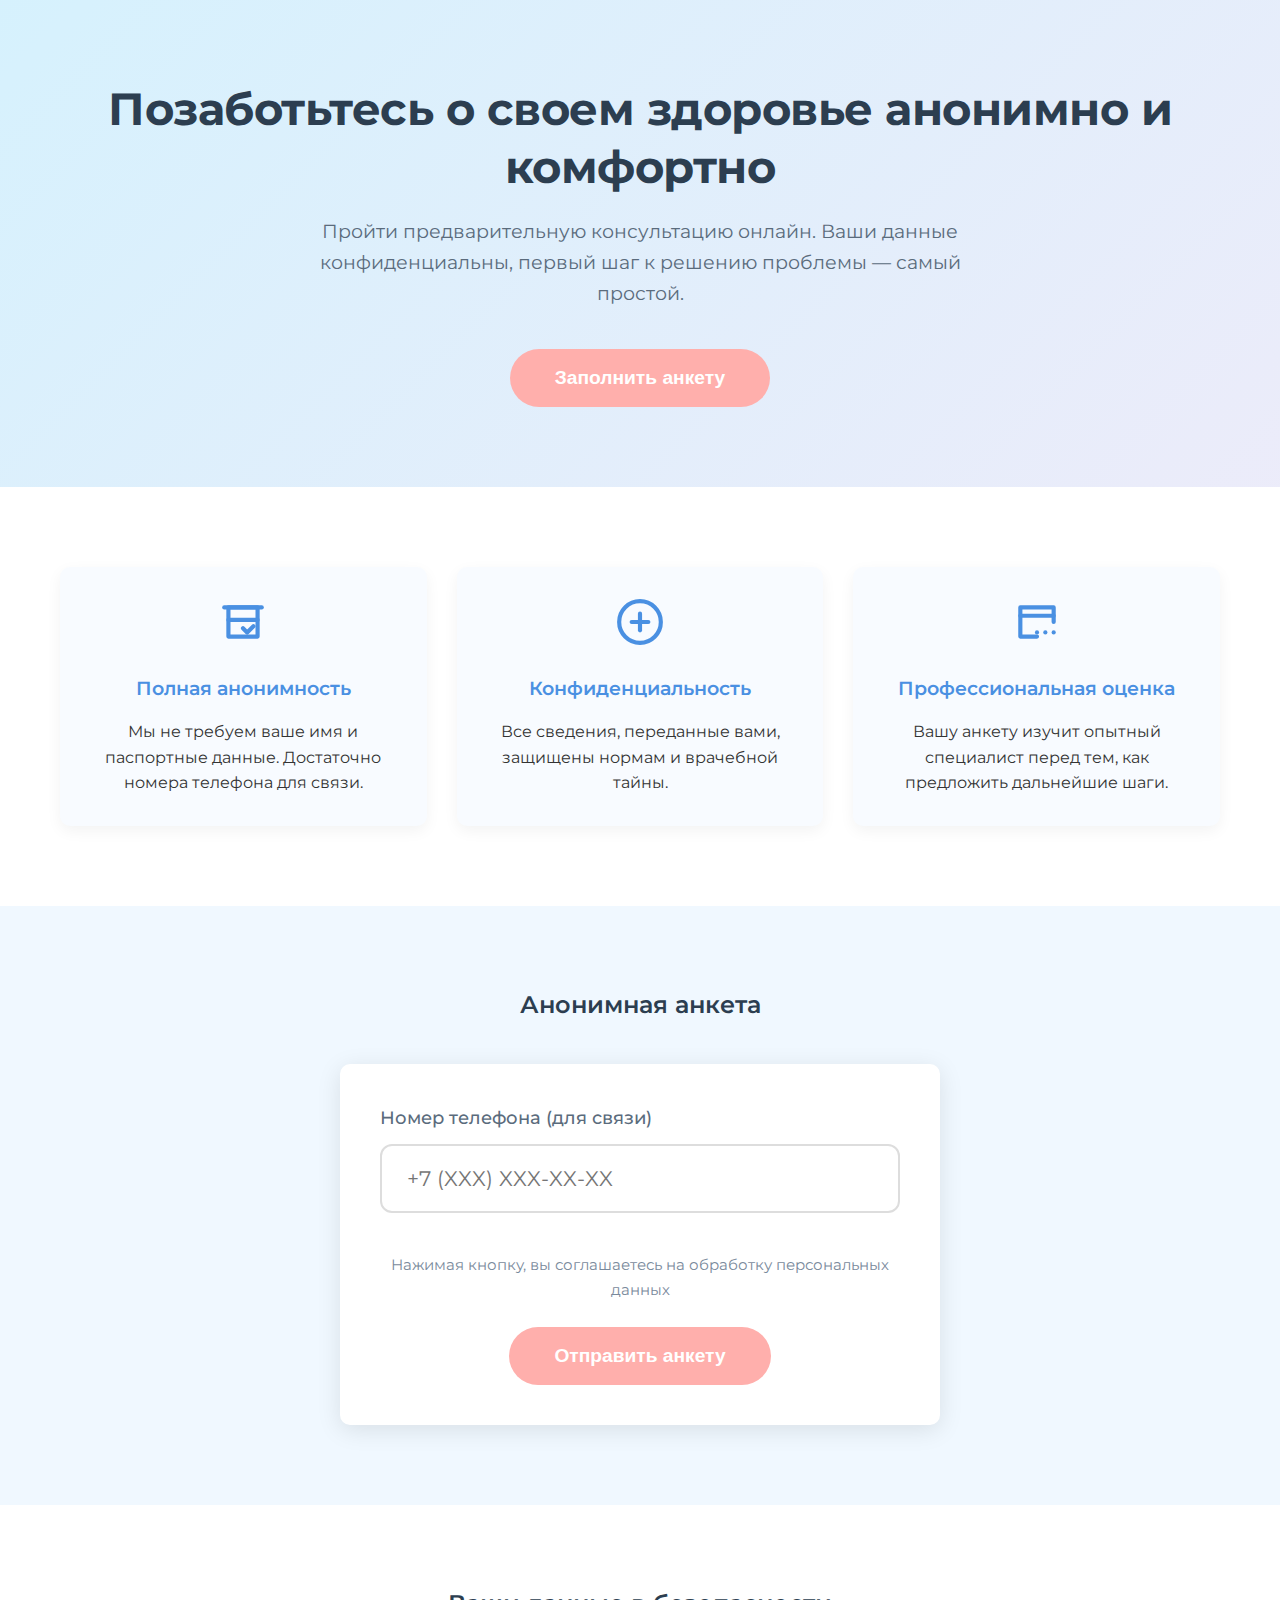
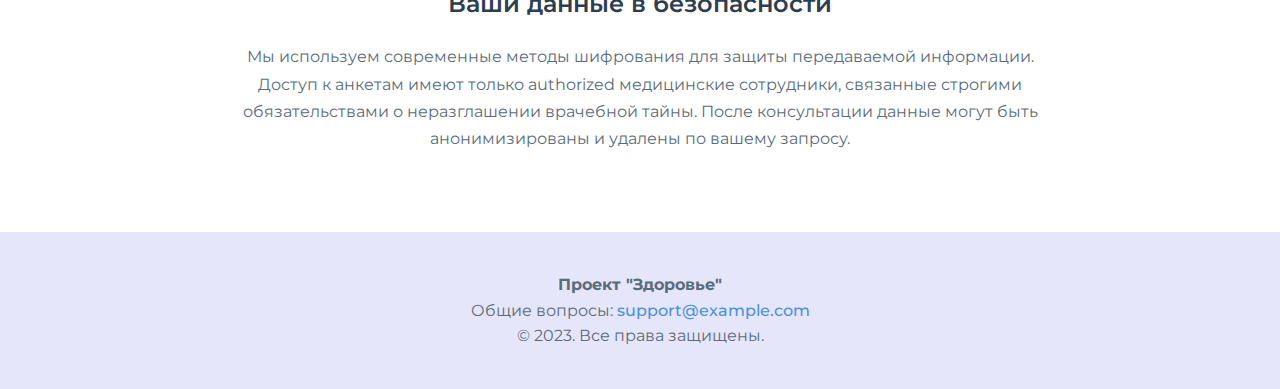
<file: index.html>
<!DOCTYPE html>
<html lang="ru">
<head>
    <meta charset="UTF-8">
    <meta name="viewport" content="width=device-width, initial-scale=1.0">
    <title>Анонимная проверка репродуктивного здоровья</title>
    <link href="https://fonts.googleapis.com/css2?family=Montserrat:wght@400;500;600;700&display=swap" rel="stylesheet">
    <style>
        /* Базовые стили и сброс */
        * {
            margin: 0;
            padding: 0;
            box-sizing: border-box;
        }

        body {
            font-family: 'Montserrat', 'Helvetica Neue', Arial, sans-serif;
            line-height: 1.6;
            color: #333;
            background-color: #f9f9f9;
        }

        .container {
            max-width: 1200px;
            margin: 0 auto;
            padding: 0 20px;
        }

        /* Стили для главной страницы */
        .hero {
            background: linear-gradient(135deg, rgba(199, 238, 255, 0.7) 0%, rgba(230, 230, 250, 0.7) 100%);
            text-align: center;
            padding: 80px 20px;
            color: #2c3e50;
        }

        .hero h1 {
            font-size: 2.8rem;
            margin-bottom: 20px;
            font-weight: 700;
            line-height: 1.3;
            letter-spacing: -0.5px;
        }

        .hero-subtitle {
            font-size: 1.2rem;
            max-width: 700px;
            margin: 0 auto 40px;
            color: #5a6b7c;
            font-weight: 400;
        }

        .cta-button {
            background-color: #FFAFAC;
            color: white;
            border: none;
            padding: 18px 45px;
            font-size: 1.2rem;
            border-radius: 35px;
            cursor: pointer;
            transition: background-color 0.3s ease;
            font-weight: 600;
        }

        .cta-button:hover {
            background-color: #ff9c98;
            transform: translateY(-2px);
            box-shadow: 0 5px 15px rgba(255, 175, 172, 0.3);
        }

        .benefits {
            padding: 80px 20px;
            background-color: white;
        }

        .benefits .container {
            display: flex;
            justify-content: space-around;
            flex-wrap: wrap;
            gap: 30px;
        }

        .benefit-card {
            flex: 1;
            min-width: 250px;
            text-align: center;
            padding: 30px;
            border-radius: 10px;
            background-color: #F8FBFF;
            box-shadow: 0 5px 15px rgba(0, 0, 0, 0.05);
        }

        .benefit-icon {
            margin-bottom: 20px;
        }

        .benefit-card h3 {
            margin-bottom: 15px;
            color: #4A90E2;
            font-weight: 600;
        }

        .form-section {
            padding: 80px 20px;
            background-color: #f0f8ff;
        }

        .form-section h2 {
            text-align: center;
            margin-bottom: 40px;
            color: #2c3e50;
            font-weight: 600;
        }

        #healthForm {
            max-width: 600px;
            margin: 0 auto;
            background: white;
            padding: 40px;
            border-radius: 10px;
            box-shadow: 0 5px 25px rgba(0, 0, 0, 0.1);
        }

        .form-group {
            margin-bottom: 25px;
        }

        label {
            display: block;
            margin-bottom: 12px;
            font-weight: 500;
            color: #5a6b7c;
            font-size: 1.1rem;
        }

        input[type="tel"],
input[type="text"],
input[type="number"],
select,
textarea {
    width: 100%;
    padding: 20px 25px;
    border: 2px solid #ddd;
    border-radius: 12px;
    font-size: 1.3rem;
    transition: border-color 0.3s;
    font-family: 'Montserrat', sans-serif;
    min-height: 65px;
        }

        input:focus,
        select:focus,
        textarea:focus {
            outline: none;
            border-color: #C7EEFF;
            box-shadow: 0 0 0 3px rgba(199, 238, 255, 0.5);
        }

        .quiz-question {
            margin-bottom: 30px;
            padding-bottom: 25px;
            border-bottom: 1px solid #eee;
        }

        .quiz-question:last-of-type {
            border-bottom: none;
        }

        .quiz-question label {
    font-size: 1.3rem;
    margin-bottom: 20px;
        }

        .radio-group,
        .checkbox-group {
            margin-top: 10px;
        }

        .radio-options-container {
    display: flex;
    flex-direction: column;
    gap: 12px;
    margin-top: 15px;
}

.radio-option {
    display: flex;
    align-items: center;
    padding: 20px 25px;
    background: #f8f9fa;
    border-radius: 12px;
    border: 2px solid #e9ecef;
    transition: all 0.3s ease;
    cursor: pointer;
    min-height: 70px;
}

.radio-option:hover {
    background: #e9ecef;
    border-color: #C7EEFF;
}

.radio-option input[type="radio"] {
    width: 24px;
    height: 24px;
    margin-right: 15px;
    cursor: pointer;
}

.radio-option label {
    font-size: 1.3rem;
    font-weight: 600;
    cursor: pointer;
    flex: 1;
    margin: 0;
}

/* Скрываем стандартные радиокнопки и создаем кастомные */
.radio-option input[type="radio"] {
    appearance: none;
    -webkit-appearance: none;
    width: 24px;
    height: 24px;
    border: 2px solid #ddd;
    border-radius: 50%;
    margin-right: 15px;
    position: relative;
    cursor: pointer;
    transition: all 0.3s ease;
}

.radio-option input[type="radio"]:checked {
    border-color: #4A90E2;
    background-color: #4A90E2;
}

.radio-option input[type="radio"]:checked::after {
    content: '';
    position: absolute;
    top: 50%;
    left: 50%;
    transform: translate(-50%, -50%);
    width: 12px;
    height: 12px;
    background: white;
    border-radius: 50%;
}

.radio-option label {
    font-size: 1.3rem;
    font-weight: 600;
}

        .form-footer {
            text-align: center;
            margin-top: 40px;
        }

        .form-footer p {
            font-size: 0.95rem;
            color: #7a8a9c;
            margin-bottom: 25px;
            line-height: 1.6;
        }

        .submit-button {
            background-color: #FFAFAC;
            color: white;
            border: none;
            padding: 18px 45px;
            font-size: 1.2rem;
            border-radius: 35px;
            cursor: pointer;
            transition: all 0.3s ease;
            font-weight: 600;
        }

        .submit-button:hover {
            background-color: #ff9c98;
            transform: translateY(-2px);
            box-shadow: 0 5px 15px rgba(255, 175, 172, 0.3);
        }

        .guarantees {
            padding: 80px 20px;
            background-color: white;
            text-align: center;
        }

        .guarantees h2 {
            margin-bottom: 20px;
            color: #2c3e50;
            font-weight: 600;
        }

        .guarantees p {
            max-width: 800px;
            margin: 0 auto;
            color: #5a6b7c;
            line-height: 1.7;
        }

        .footer {
            background-color: #e6e6fa;
            padding: 40px 20px;
            text-align: center;
            color: #5a6b7c;
        }

        .footer a {
            color: #4A90E2;
            text-decoration: none;
            font-weight: 500;
        }

        .footer a:hover {
            text-decoration: underline;
        }

        /* Стили для страницы благодарности */
        #thankYouPage {
            display: none;
            text-align: center;
            padding: 100px 20px;
            max-width: 800px;
            margin: 0 auto;
            min-height: 100vh;
        }

        #thankYouPage h1 {
            color: #4A90E2;
            margin-bottom: 30px;
            font-weight: 700;
            font-size: 2.5rem;
        }

        #thankYouPage p {
            font-size: 1.2rem;
            line-height: 1.8;
            color: #5a6b7c;
            margin-bottom: 30px;
        }

        .back-link {
            display: inline-block;
            margin-top: 25px;
            color: #FFAFAC;
            text-decoration: none;
            font-weight: 600;
            font-size: 1.1rem;
            padding: 12px 25px;
            border: 2px solid #FFAFAC;
            border-radius: 25px;
            transition: all 0.3s ease;
        }

        .back-link:hover {
            background-color: #FFAFAC;
            color: white;
            text-decoration: none;
            transform: translateY(-2px);
        }

        /* Адаптивность */
        @media (max-width: 768px) {
            .hero h1 {
                font-size: 2.2rem;
            }

            .benefits .container {
                flex-direction: column;
            }

            .benefit-card {
                min-width: 100%;
            }

            #healthForm {
                padding: 25px;
            }

            .radio-options-container {
        flex-direction: column;
        gap: 12px;
    }
    
    .radio-option {
        width: 100%;
        margin: 0;
    }
    
    .radio-option {
        padding: 18px 20px;
        min-height: 65px;
    }
    
    .radio-option input[type="radio"] {
        width: 22px;
        height: 22px;
    }
    
    .radio-option input[type="radio"]:checked::after {
        width: 10px;
        height: 10px;
    }
}

        @media (max-width: 480px) {
            .hero {
                padding: 60px 15px;
            }

            .hero h1 {
                font-size: 1.8rem;
            }

            .hero-subtitle {
                font-size: 1rem;
            }

            .form-section {
                padding: 50px 15px;
            }
            input::placeholder,
textarea::placeholder {
    font-size: 1.2rem;
    color: #999;
}
        }
    </style>
</head>
<body>
    <!-- Главная страница -->
    <div id="mainPage">
        <!-- Герой-секция -->
        <section class="hero">
            <div class="container">
                <h1>Позаботьтесь о своем здоровье анонимно и комфортно</h1>
                <p class="hero-subtitle">Пройти предварительную консультацию онлайн. Ваши данные конфиденциальны, первый шаг к решению проблемы — самый простой.</p>
                <button class="cta-button" onclick="scrollToForm()">Заполнить анкету</button>
            </div>
        </section>

        <!-- Блок преимуществ -->
        <section class="benefits">
            <div class="container">
                <div class="benefit-card">
                    <svg class="benefit-icon" width="50" height="50" viewBox="0 0 24 24" fill="none" xmlns="http://www.w3.org/2000/svg">
                        <path d="M19 11H5V5H19V11Z" stroke="#4A90E2" stroke-width="2" stroke-linecap="round" stroke-linejoin="round"/>
                        <path d="M5 11V19H19V11" stroke="#4A90E2" stroke-width="2" stroke-linecap="round" stroke-linejoin="round"/>
                        <path d="M3 5H21" stroke="#4A90E2" stroke-width="2" stroke-linecap="round" stroke-linejoin="round"/>
                        <path d="M12 15L14 17L17 14" stroke="#4A90E2" stroke-width="2" stroke-linecap="round" stroke-linejoin="round"/>
                    </svg>
                    <h3>Полная анонимность</h3>
                    <p>Мы не требуем ваше имя и паспортные данные. Достаточно номера телефона для связи.</p>
                </div>
                <div class="benefit-card">
                    <svg class="benefit-icon" width="50" height="50" viewBox="0 0 24 24" fill="none" xmlns="http://www.w3.org/2000/svg">
                        <path d="M12 22C17.5228 22 22 17.5228 22 12C22 6.47715 17.5228 2 12 2C6.47715 2 2 6.47715 2 12C2 17.5228 6.47715 22 12 22Z" stroke="#4A90E2" stroke-width="2"/>
                        <path d="M8 12H16" stroke="#4A90E2" stroke-width="2" stroke-linecap="round"/>
                        <path d="M12 16V8" stroke="#4A90E2" stroke-width="2" stroke-linecap="round"/>
                    </svg>
                    <h3>Конфиденциальность</h3>
                    <p>Все сведения, переданные вами, защищены нормам и врачебной тайны.</p>
                </div>
                <div class="benefit-card">
                    <svg class="benefit-icon" width="50" height="50" viewBox="0 0 24 24" fill="none" xmlns="http://www.w3.org/2000/svg">
                        <path d="M20 12V5H4V19H12" stroke="#4A90E2" stroke-width="2" stroke-linecap="round" stroke-linejoin="round"/>
                        <path d="M4 9H20" stroke="#4A90E2" stroke-width="2" stroke-linecap="round" stroke-linejoin="round"/>
                        <path d="M16 17H16.01" stroke="#4A90E2" stroke-width="2" stroke-linecap="round" stroke-linejoin="round"/>
                        <path d="M20 17H20.01" stroke="#4A90E2" stroke-width="2" stroke-linecap="round" stroke-linejoin="round"/>
                        <path d="M12 17H12.01" stroke="#4A90E2" stroke-width="2" stroke-linecap="round" stroke-linejoin="round"/>
                    </svg>
                    <h3>Профессиональная оценка</h3>
                    <p>Вашу анкету изучит опытный специалист перед тем, как предложить дальнейшие шаги.</p>
                </div>
            </div>
        </section>

        <!-- Форма и опросник -->
        <section class="form-section" id="formSection">
            <div class="container">
                <h2>Анонимная анкета</h2>
                <form id="healthForm" action="https://formsubmit.co/msalam999@mail.ru" method="POST">
    <!-- Русская локализация -->
    <input type="hidden" name="_language" value="ru">
    <input type="hidden" name="_autoresponse" value="Спасибо за вашу анкету! Мы свяжемся с вами в течение 24 часов.">
    
    <!-- Основные настройки -->
    <input type="hidden" name="_subject" value="Новая анкета репродуктивного здоровья">
    <input type="hidden" name="_template" value="table">
    <input type="hidden" name="_next" value="https://salam1778m-spec.github.io/opros-app/#thankYouPage">
    <input type="hidden" name="_captcha" value="false">
    
    <!-- Ваши поля формы -->
    <div class="form-group" id="phoneGroup">
        <label for="phone">Номер телефона (для связи)</label>
        <input type="tel" id="phone" name="Телефон" placeholder="+7 (XXX) XXX-XX-XX" required>
    </div>

    <!-- Контейнер для опросника -->
    <div class="quiz-container" id="quizContainer"></div>

    <div class="form-footer">
        <p>Нажимая кнопку, вы соглашаетесь на обработку персональных данных</p>
        <button type="submit" class="submit-button">Отправить анкету</button>
    </div>
</form>
            </div>
        </section>

        <!-- Блок с гарантиями -->
        <section class="guarantees">
            <div class="container">
                <h2>Ваши данные в безопасности</h2>
                <p>Мы используем современные методы шифрования для защиты передаваемой информации. Доступ к анкетам имеют только authorized медицинские сотрудники, связанные строгими обязательствами о неразглашении врачебной тайны. После консультации данные могут быть анонимизированы и удалены по вашему запросу.</p>
            </div>
        </section>

        <!-- Футер -->
        <footer class="footer">
            <div class="container">
                <p><strong>Проект "Здоровье"</strong></p>
                <p>Общие вопросы: <a href="mailto:support@example.com">support@example.com</a></p>
                <p>&copy; 2023. Все права защищены.</p>
            </div>
        </footer>
    </div>

    <!-- Страница благодарности -->
    <div id="thankYouPage">
        <div class="container">
            <h1>Спасибо! Ваша анкета принята.</h1>
            <p>Врач свяжется с вами по указанному номеру телефона в течение 24 часов для согласования времени консультации.</p>
            <p>Обратите внимание: звонок может поступить с скрытного или незнакомого номера.</p>
            <a href="#" class="back-link" onclick="showMainPage()">Вернуться на главную</a>
        </div>
    </div>

    <script>
    const maleQuizData = [
    {
        id: 'есть_дети',
        type: 'radio',
        question: 'Есть ли у Вас родные дети?',
        options: ['да', 'нет'],
        required: true
    },
    {
        id: 'планируете_детей',
        type: 'radio',
        question: 'Планируете ли Вы в дальнейшем зачать ребенка?',
        options: ['да', 'нет'],
        required: true
    },
    {
        id: 'посещаете_сауну',
        type: 'radio',
        question: 'Посещаете ли вы регулярно бани, сауны и другие места с повышенной температурой окружающей среды?',
        options: ['да', 'нет'],
        required: true
    },
    {
        id: 'возраст_начала_половой_жизни',
        type: 'number',
        question: 'Возраст начала половой жизни (полных лет)?',
        required: true,
        min: 12,
        max: 50
    },
    {
        id: 'незащищенный_секс',
        type: 'radio',
        question: 'Были ли у вас в течение последних 12 месяцев половые контакты без использования презерватива?',
        options: ['да', 'нет'],
        required: true
    },
    {
        id: 'планирование_зачатия',
        type: 'radio',
        question: 'Планируете ли Вы с супругой (партнёршей) зачатие ребенка в течение ближайших 12 месяцев?',
        options: ['да', 'нет'],
        required: true
    },
    {
        id: 'проблема_бесплодия',
        type: 'radio',
        question: 'Было ли так, что у партнерши не наступала беременность более чем через 12 месяцев регулярной половой жизни без предохранения?',
        options: ['да', 'нет'],
        required: true
    },
    {
        id: 'выкидыши_партнерши',
        type: 'radio',
        question: 'Наступали ли у Ваших половых партнерш замершие беременности или самопроизвольные аборты?',
        options: ['да', 'нет'],
        required: true
    },
    {
        id: 'проблемы_мочеиспускания',
        type: 'radio',
        question: 'Учащенное, болезненное или затрудненное мочеиспускание, выделения из мочеиспускательного канала?',
        options: ['да', 'нет'],
        required: true
    },
    {
        id: 'ночное_мочеиспускание',
        type: 'radio',
        question: 'Регулярная, не связанная с приемом большого количества жидкости необходимость просыпаться ночью, чтобы помочиться?',
        options: ['да', 'нет'],
        required: true
    },
    {
        id: 'боль_в_тазу',
        type: 'radio',
        question: 'Боли внизу живота (в промежности, в области мошонки, в половом члене)?',
        options: ['да', 'нет'],
        required: true
    },
    {
        id: 'проблемы_половых_органов',
        type: 'radio',
        question: 'Беспокоящие состояния со стороны половых органов (изменение формы, высыпания, отделяемое из мочеиспускательного канала)?',
        options: ['да', 'нет'],
        required: true
    },
    {
        id: 'крипторхизм',
        type: 'radio',
        question: 'Крипторхизм?',
        options: ['да', 'нет'],
        required: true
    },
    {
        id: 'гипоспадия',
        type: 'radio',
        question: 'Гипоспадия?',
        options: ['да', 'нет'],
        required: true
    },
    {
        id: 'фимоз',
        type: 'radio',
        question: 'Фимоз?',
        options: ['да', 'нет'],
        required: true
    },
    {
        id: 'кисты_яичек',
        type: 'radio',
        question: 'Кисты или опухоли яичек или придатков яичка?',
        options: ['да', 'нет'],
        required: true
    },
    {
        id: 'простатит',
        type: 'radio',
        question: 'Простатит?',
        options: ['да', 'нет'],
        required: true
    },
    {
        id: 'эпидидимит',
        type: 'radio',
        question: 'Эпидидимит?',
        options: ['да', 'нет'],
        required: true
    },
    {
        id: 'иппп',
        type: 'radio',
        question: 'Инфекции, передаваемые половым путем?',
        options: ['да', 'нет'],
        required: true
    },
    {
        id: 'урологические_операции',
        type: 'radio',
        question: 'Перенесенные урологические операции?',
        options: ['да', 'нет'],
        required: true
    },
    {
        id: 'свинка',
        type: 'radio',
        question: 'Эпидемический паротит (свинка)?',
        options: ['да', 'нет'],
        required: true
    },
    {
        id: 'аутоиммунные_заболевания',
        type: 'radio',
        question: 'Аутоиммунные или ревматические заболевания, требующие приема глюкокортикоидов и/или цитостатиков?',
        options: ['да', 'нет'],
        required: true
    },
    {
        id: 'лечение_рака',
        type: 'radio',
        question: 'Онкологические заболевания любой локализации, требующие химио- или лучевой терапии?',
        options: ['да', 'нет'],
        required: true
    },
    {
        id: 'диабет',
        type: 'radio',
        question: 'Сахарный диабет I или II типа?',
        options: ['да', 'нет'],
        required: true
    },
    {
        id: 'другие_заболевания',
        type: 'radio',
        question: 'Заболевания других органов и систем (сердца и сосудов, легких, желудочно-кишечного тракта, почек, мочевого пузыря, щитовидной железы, нервной системы, аллергические состояния)?',
        options: ['да', 'нет'],
        required: true
    }
];

// Данные для женского опросника
const femaleQuizData = [
    {
        id: 'возраст_менархе',
        type: 'number',
        question: 'В каком возрасте у Вас начались менструации (полных лет)? Если не начались, поставьте «—».',
        required: false,
        min: 8,
        max: 25
    },
    {
        id: 'регулярный_цикл',
        type: 'radio',
        question: 'Менструации проходят через примерно равные промежутки времени?',
        options: ['да', 'нет'],
        required: true
    },
    {
        id: 'длина_цикла',
        type: 'number',
        question: 'Какая продолжительность (была продолжительность) менструального цикла - от первого дня одной менструации до первого дня следующей?',
        required: false,
        min: 21,
        max: 35
    },
    {
        id: 'длительность_менструации',
        type: 'number',
        question: 'Сколько дней в среднем продолжается (продолжалась) менструация?',
        required: false,
        min: 2,
        max: 10
    },
    {
        id: 'задержки_менструации',
        type: 'radio',
        question: 'Бывают (бывали) ли у Вас задержки менструации более 2 недель?',
        options: ['да', 'нет'],
        required: true
    },
    {
        id: 'обильные_менструации',
        type: 'radio',
        question: 'У Вас обильные менструации (использование максимально впитывающих прокладок/тампонов или больше более 1 дня)?',
        options: ['да', 'нет'],
        required: true
    },
    {
        id: 'скудные_менструации',
        type: 'radio',
        question: 'У Вас скудные менструации (использование только ежедневных прокладок во время менструации)?',
        options: 'да', 'нет'],
        required: true
    },
    {
        id: 'болезненные_менструации',
        type: 'radio',
        question: 'Менструации проходят болезненно (используете ли Вы обезболивающие препараты в дни менструации)?',
        options: ['да', 'нет'],
        required: true
    },
    {
        id: 'боль_вне_менструации',
        type: 'radio',
        question: 'Бывают у Вас боли внизу живота или пояснице вне менструации?',
        options: ['да', 'нет'],
        required: true
    },
    {
        id: 'межменструальные_кровотечения',
        type: 'radio',
        question: 'Бывают у Вас межменструальные кровяные выделения?',
        options: ['да', 'нет'],
        required: true
    },
    {
        id: 'дни_межменструальных_кровотечений',
        type: 'number',
        question: 'Если «да», сколько дней (укажите цифрой количество)?',
        required: false,
        min: 1,
        max: 10,
        dependsOn: 'межменструальные_кровотечения',
        dependsValue: 'да'
    },
    {
        id: 'текущий_день_цикла',
        type: 'number',
        question: 'Какой у Вас сегодня день менструального цикла (при наличии)?',
        required: false,
        min: 1,
        max: 35
    },
    {
        id: 'возраст_менопаузы',
        type: 'number',
        question: 'Если у Вас закончились менструации, то в каком возрасте (полных лет)? Если не закончились, поставьте «—».',
        required: false,
        min: 35,
        max: 60
    },
    {
        id: 'возраст_начала_половой_жизни_жен',
        type: 'number',
        question: 'В каком возрасте Вы начали половую жизнь (полных лет)?',
        required: true,
        min: 15,
        max: 40
    },
    {
        id: 'использование_презервативов',
        type: 'radio',
        question: 'Используете ли Вы презерватив при половых контактах?',
        options: ['да', 'нет'],
        required: true
    },
    {
        id: 'гормональная_контрацепция',
        type: 'radio',
        question: 'Используете ли Вы гормональную контрацепцию (например, противозачаточные таблетки)?',
        options: ['да', 'нет'],
        required: true
    },
    {
        id: 'вмс',
        type: 'radio',
        question: 'Предохраняетесь ли Вы с помощью внутриматочной спирали?',
        options: ['да', 'нет'],
        required: true
    },
    {
        id: 'болезненный_половой_акт',
        type: 'radio',
        question: 'Бывают у Вас боли при половых контактах?',
        options: ['да', 'нет'],
        required: true
    },
    {
        id: 'кровотечения_при_половом_акте',
        type: 'radio',
        question: 'Бывают у Вас кровяные выделения из половых путей при половой жизни?',
        options: ['да', 'нет'],
        required: true
    },
    {
        id: 'бесплодие',
        type: 'radio',
        question: 'Страдаете ли Вы бесплодием (беременность не наступает при регулярной половой жизни без предохранения более года)?',
        options: ['да', 'нет'],
        required: true
    },
    {
        id: 'беременности',
        type: 'radio',
        question: 'Были ли у Вас беременности?',
        options: ['да', 'нет'],
        required: true
    },
    {
        id: 'количество_беременностей',
        type: 'number',
        question: 'Если «да», сколько (укажите цифрой количество)?',
        required: false,
        min: 1,
        max: 20,
        dependsOn: 'беременности',
        dependsValue: 'да'
    },
    {
        id: 'роды',
        type: 'radio',
        question: 'Были ли у Вас роды?',
        options: ['да', 'нет'],
        required: true
    },
    {
        id: 'количество_родов',
        type: 'number',
        question: 'Если «да», сколько (укажите цифрой количество)?',
        required: false,
        min: 1,
        max: 15,
        dependsOn: 'роды',
        dependsValue: 'да'
    },
    {
        id: 'кесарево_сечение',
        type: 'radio',
        question: 'Если у Вас были роды, закончились ли они кесаревым сечением?',
        options: ['да', 'нет'],
        required: false,
        dependsOn: 'роды',
        dependsValue: 'да'
    },
    {
        id: 'преждевременные_роды',
        type: 'radio',
        question: 'Если у Вас были роды, закончились ли они преждевременными родами?',
        options: ['да', 'нет'],
        required: false,
        dependsOn: 'роды',
        dependsValue: 'да'
    },
    {
        id: 'аборты',
        type: 'radio',
        question: 'Были ли у Вас медицинские прерывания беременности (аборты)?',
        options: ['да', 'нет'],
        required: true
    },
    {
        id: 'количество_абортов',
        type: 'number',
        question: 'Если «да», сколько (укажите цифрой количество)?',
        required: false,
        min: 1,
        max: 10,
        dependsOn: 'аборты',
        dependsValue: 'да'
    },
    {
        id: 'внематочная_беременность',
        type: 'radio',
        question: 'Были ли у Вас внематочные беременности?',
        options: ['да', 'нет'],
        required: true
    },
    {
        id: 'выкидыши',
        type: 'radio',
        question: 'Были ли у Вас самопроизвольные прерывания беременности (выкидыши)?',
        options: ['да', 'нет'],
        required: true
    },
    {
        id: 'количество_выкидышей',
        type: 'number',
        question: 'Если «да», сколько (укажите цифрой количество)?',
        required: false,
        min: 1,
        max: 10,
        dependsOn: 'выкидыши',
        dependsValue: 'да'
    },
    {
        id: 'замершие_беременности',
        type: 'radio',
        question: 'Были ли у Вас неразвивающиеся (замершие) беременности?',
        options: ['да', 'нет'],
        required: true
    },
    {
        id: 'количество_замерших_беременностей',
        type: 'number',
        question: 'Если «да», сколько (укажите цифрой количество)?',
        required: false,
        min: 1,
        max: 10,
        dependsOn: 'замершие_беременности',
        dependsValue: 'да'
    },
    {
        id: 'заболевания_шейки_матки',
        type: 'radio',
        question: 'Заболевания шейки матки?',
        options: ['да', 'нет'],
        required: true
    },
    {
        id: 'воспаление_матки',
        type: 'radio',
        question: 'Воспаление матки, придатков?',
        options: ['да', 'нет'],
        required: true
    },
    {
        id: 'иппп_жен',
        type: 'radio',
        question: 'Инфекции, передающиеся половым путем (ИППП)?',
        options: ['да', 'нет'],
        required: true
    },
    {
        id: 'кисты_яичников',
        type: 'radio',
        question: 'Кисты или опухоли яичников?',
        options: ['да', 'нет'],
        required: true
    },
    {
        id: 'миома_матки',
        type: 'radio',
        question: 'Миома матки?',
        options: ['да', 'нет'],
        required: true
    },
    {
        id: 'эндометриоз',
        type: 'radio',
        question: 'Эндометриоз?',
        options: ['да', 'нет'],
        required: true
    },
    {
        id: 'стационарное_лечение',
        type: 'radio',
        question: 'Проходили ли Вы когда-либо стационарное лечение по поводу гинекологических заболеваний?',
        options: ['да', 'нет'],
        required: true
    },
    {
        id: 'гинекологические_операции',
        type: 'radio',
        question: 'Оперировались ли Вы по поводу гинекологических заболеваний?',
        options: ['да', 'нет'],
        required: true
    },
    {
        id: 'заболевания_молочных_желез',
        type: 'radio',
        question: 'Заболевания молочных желёз?',
        options: ['да', 'нет'],
        required: true
    },
    {
        id: 'заболевания_щитовидной_железы',
        type: 'radio',
        question: 'Заболевания щитовидной железы?',
        options: ['да', 'нет'],
        required: true
    },
    {
        id: 'заболевания_крови',
        type: 'radio',
        question: 'Заболевания крови, снижение гемоглобина?',
        options: ['да', 'нет'],
        required: true
    },
    {
        id: 'аутоиммунные_заболевания_жен',
        type: 'radio',
        question: 'Аутоиммунные или ревматические заболевания?',
        options: ['да', 'нет'],
        required: true
    },
    {
        id: 'аллергические_заболевания',
        type: 'radio',
        question: 'Аллергические заболевания?',
        options: ['да', 'нет'],
        required: true
    },
    {
        id: 'инфекционные_заболевания',
        type: 'radio',
        question: 'Инфекционные заболевания (вирусные гепатиты, ВИЧ-инфекция, туберкулёз)?',
        options: ['да', 'нет'],
        required: true
    },
    {
        id: 'наследственные_заболевания',
        type: 'radio',
        question: 'Наследственные (генные, хромосомные) заболевания?',
        options: ['да', 'нет'],
        required: true
    },
    {
        id: 'онкологические_заболевания',
        type: 'radio',
        question: 'Онкологические заболевания?',
        options: ['да', 'нет'],
        required: true
    },
    {
        id: 'текущие_заболевания',
        type: 'radio',
        question: 'Имеются ли у Вас указанные выше заболевания в настоящее время?',
        options: ['да', 'нет'],
        required: true
    },
    {
        id: 'лечение_рака_жен',
        type: 'radio',
        question: 'Получали ли Вы ранее химио- или лучевую терапию по поводу онкологического заболевания?',
        options:['да', 'нет'],
        required: true
    },
    {
        id: 'другие_операции',
        type: 'radio',
        question: 'Были ли у Вас операции (кроме гинекологических)?',
        options: ['да', 'нет'],
        required: true
    },
    {
        id: 'переливания_крови',
        type: 'radio',
        question: 'Были ли у Вас переливания крови?',
        options: ['да', 'нет'],
        required: true
    },
    {
        id: 'вакцина_краснухи',
        type: 'radio',
        question: 'Вакцинированы ли Вы от краснухи?',
        options: ['да', 'нет'],
        required: true
    },
    {
        id: 'вакцина_впч',
        type: 'radio',
        question: 'Вакцинированы ли Вы от ВПЧ?',
        options: ['да', 'нет'],
        required: true
    },
    {
        id: 'вакцина_гриппа',
        type: 'radio',
        question: 'Вакцинированы ли Вы в текущем году от гриппа?',
        options: ['да', 'нет'],
        required: true
    },
    {
        id: 'вакцина_ковида',
        type: 'radio',
        question: 'Вакцинированы ли Вы в текущем году от COVID-19?',
        options: ['да', 'нет'],
        required: true
    },
    {
        id: 'учащенное_мочеиспускание',
        type: 'radio',
        question: 'Жалуетесь ли Вы на учащенное или болезненное мочеиспускание?',
        options: ['да', 'нет'],
        required: true
    },
    {
        id: 'недержание_мочи',
        type: 'radio',
        question: 'Жалуетесь ли Вы на подтекание мочи при кашле, чихании, смехе, неудержание позыва на мочеиспускание?',
        options: ['да', 'нет'],
        required: true
    },
    {
        id: 'выделения_из_влагалища',
        type: 'radio',
        question: 'Жалуетесь ли Вы на высыпания или выделения из половых путей (бели), вызывающие дискомфорт (жжение, зуд, неприятный запах)?',
        options: ['да', 'нет'],
        required: true
    },
    {
        id: 'изменения_груди',
        type: 'radio',
        question: 'Жалуетесь ли Вы на уплотнения и/или деформация молочных желез, выделения из сосков?',
        options: ['да', 'нет'],
        required: true
    },
    {
        id: 'гирсутизм',
        type: 'radio',
        question: 'Жалуетесь ли Вы на избыточный рост волос на теле или лице и/или угревые высыпания на коже лица или других частей тела и/или полосы растяжения (стрии, растяжки) на коже?',
        options: ['да', 'нет'],
        required: true
    },
    {
        id: 'приливы_жара',
        type: 'radio',
        question: 'Жалуетесь ли Вы на приливы жара, потливость, ознобы?',
        options: ['да', 'нет'],
        required: true
    },
    {
        id: 'сухость_влагалища',
        type: 'radio',
        question: 'Жалуетесь ли Вы на сухость во влагалище, зуд или диспареунию (болезненность при половом акте)?',
        options: ['да', 'нет'],
        required: true
    },
    {
        id: 'количество_детей',
        type: 'number',
        question: 'Сколько у Вас детей?',
        required: true,
        min: 0,
        max: 15
    },
    {
        id: 'возраст_младшего_ребенка',
        type: 'number',
        question: 'Если у Вас есть дети, укажите возраст младшего ребенка. Если ребенку менее 1 года, то укажите 0.',
        required: false,
        min: 0,
        max: 50,
        dependsOn: 'количество_детей',
        dependsValue: function(value) { return value > 0; }
    },
    {
        id: 'желаемое_количество_детей',
        type: 'number',
        question: 'Сколько детей Вы бы хотели иметь (с учетом имеющихся), учитывая Ваши текущие жизненные обстоятельства?',
        required: true,
        min: 0,
        max: 10
    }
];

         // Функция для прокрутки к форме
    function scrollToForm() {
        document.getElementById('formSection').scrollIntoView({ 
            behavior: 'smooth' 
        });
    }

    // Функция для показа страницы благодарности
    function showThankYouPage() {
        document.getElementById('mainPage').style.display = 'none';
        document.getElementById('thankYouPage').style.display = 'block';
        window.scrollTo(0, 0);
    }

    // Функция для возврата на главную страницу
    function showMainPage() {
        document.getElementById('thankYouPage').style.display = 'none';
        document.getElementById('mainPage').style.display = 'block';
        window.scrollTo(0, 0);
        // Сброс формы
        document.getElementById('healthForm').reset();
        // Перезагрузка вопросов
        addGenderSelection();
    }

        // Загружаем опросник в контейнер при загрузке страницы
        document.addEventListener('DOMContentLoaded', function() {
            // Добавляем выбор пола в начало формы
            addGenderSelection();
        });

        function addGenderSelection() {
            const quizContainer = document.getElementById('quizContainer');
            const genderHtml = `
                <div class="quiz-question">
                    <label>Ваш пол? <span style="color: #FFAFAC;">*</span></label>
                    <div class="radio-options-container">
                        <div class="radio-option">
                            <input type="radio" id="gender-male" name="gender" value="male" required>
                            <label for="gender-male">Мужской</label>
                        </div>
                        <div class="radio-option">
                            <input type="radio" id="gender-female" name="gender" value="female" required>
                            <label for="gender-female">Женский</label>
                        </div>
                    </div>
                </div>
            `;
            quizContainer.innerHTML = genderHtml;
            
            // Добавляем обработчик изменения пола
            document.querySelectorAll('input[name="gender"]').forEach(radio => {
                radio.addEventListener('change', function() {
                    renderGenderSpecificQuestions(this.value);
                });
            });
        }

        function renderGenderSpecificQuestions(gender) {
            const quizContainer = document.getElementById('quizContainer');
            
            // Сохраняем выбор пола
            const genderSelection = quizContainer.querySelector('.quiz-question');
            
            // Очищаем остальные вопросы
            const questionsToRemove = quizContainer.querySelectorAll('.quiz-question:not(:first-child)');
            questionsToRemove.forEach(q => q.remove());
            
            // Добавляем соответствующие вопросы в зависимости от пола
            const quizData = gender === 'male' ? maleQuizData : femaleQuizData;
            
            quizData.forEach((questionData, index) => {
                const questionEl = document.createElement('div');
                questionEl.classList.add('quiz-question');
                questionEl.id = `question-${questionData.id}`;

                // Создаем label для вопроса
                const label = document.createElement('label');
                label.textContent = questionData.question;
                if (questionData.required) {
                    label.innerHTML += ' <span style="color: #FFAFAC;">*</span>';
                }
                questionEl.appendChild(label);

                // Создаем поле ввода в зависимости от типа
                switch (questionData.type) {
                    case 'radio':
                        const optionsContainer = document.createElement('div');
                        optionsContainer.classList.add('radio-options-container');
                        
                        questionData.options.forEach(option => {
                            const radioOption = document.createElement('div');
                            radioOption.classList.add('radio-option');

                            const radioInput = document.createElement('input');
                            radioInput.type = 'radio';
                            radioInput.name = questionData.id;
                            radioInput.value = option;
                            radioInput.id = `${questionData.id}-${option}`;
                            if (questionData.required) radioInput.required = true;
                            
                            // Добавляем обработчик для зависимых вопросов
                            if (questionData.dependsOn) {
                                radioInput.addEventListener('change', function() {
                                    toggleDependentQuestions();
                                });
                            }

                            const radioLabel = document.createElement('label');
                            radioLabel.htmlFor = `${questionData.id}-${option}`;
                            radioLabel.textContent = option;

                            radioOption.appendChild(radioInput);
                            radioOption.appendChild(radioLabel);
                            optionsContainer.appendChild(radioOption);
                        });
                        
                        questionEl.appendChild(optionsContainer);
                        break;

                    case 'checkbox':
                        questionData.options.forEach(option => {
                            const checkboxWrapper = document.createElement('div');
                            checkboxWrapper.classList.add('checkbox-group');

                            const checkboxInput = document.createElement('input');
                            checkboxInput.type = 'checkbox';
                            checkboxInput.name = questionData.id;
                            checkboxInput.value = option;
                            checkboxInput.id = `${questionData.id}-${option}`;

                            const checkboxLabel = document.createElement('label');
                            checkboxLabel.htmlFor = `${questionData.id}-${option}`;
                            checkboxLabel.textContent = option;

                            checkboxWrapper.appendChild(checkboxInput);
                            checkboxWrapper.appendChild(checkboxLabel);
                            questionEl.appendChild(checkboxWrapper);
                        });
                        break;

                    case 'text':
                    case 'number':
                        const input = document.createElement('input');
                        input.type = questionData.type;
                        input.name = questionData.id;
                        input.id = questionData.id;
                        if (questionData.required) input.required = true;
                        if (questionData.min) input.min = questionData.min;
                        if (questionData.max) input.max = questionData.max;
                        if (questionData.placeholder) input.placeholder = questionData.placeholder;
                        questionEl.appendChild(input);
                        break;

                    case 'textarea':
                        const textarea = document.createElement('textarea');
                        textarea.name = questionData.id;
                        textarea.id = questionData.id;
                        textarea.rows = 4;
                        if (questionData.required) textarea.required = true;
                        if (questionData.placeholder) textarea.placeholder = questionData.placeholder;
                        questionEl.appendChild(textarea);
                        break;
                }

                quizContainer.appendChild(questionEl);
            });
            
            // Инициализируем видимость зависимых вопросов
            setTimeout(toggleDependentQuestions, 100);
        }

        // Остальные функции остаются без изменений...
        // [Остальной JavaScript код остается таким же как в предыдущей версии]
    </script>
</body>
</html>
</file>
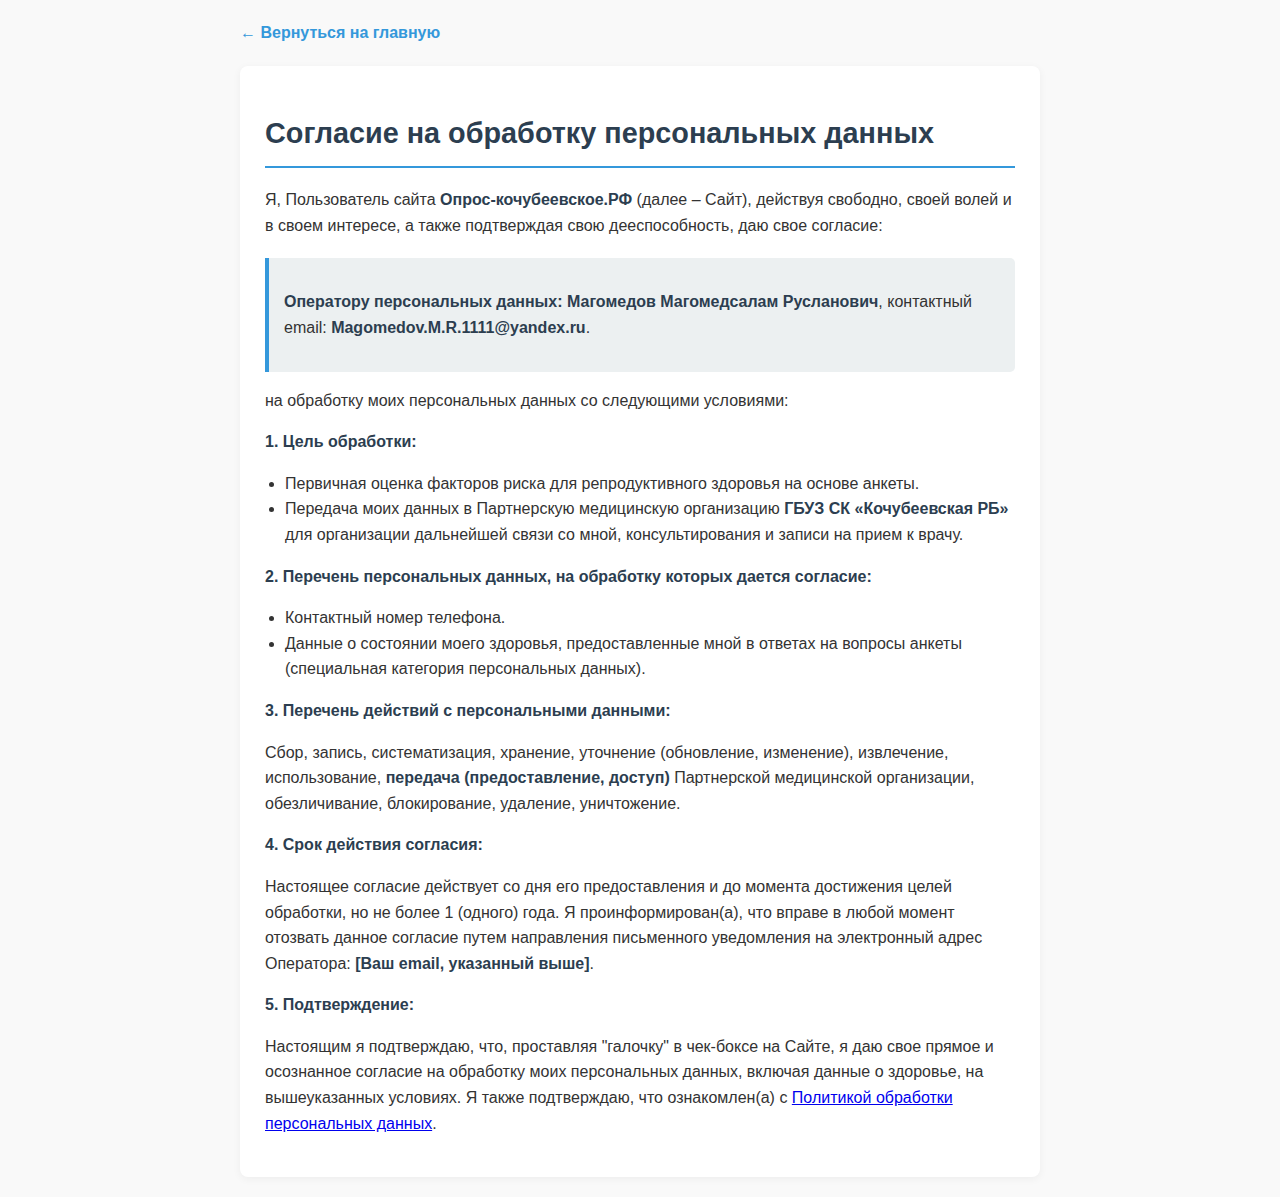
<file: consent.html>
<!DOCTYPE html>
<html lang="ru">
<head>
    <meta charset="UTF-8">
    <meta name="viewport" content="width=device-width, initial-scale=1.0">
    <title>Согласие на обработку персональных данных - Опрос-кочубеевское.РФ</title>
    <style>
        /* Используем те же стили, что и в Политике, для единообразия */
        body {
            font-family: -apple-system, BlinkMacSystemFont, 'Segoe UI', Roboto, 'Helvetica Neue', Arial, sans-serif;
            max-width: 800px;
            margin: 0 auto;
            padding: 20px;
            line-height: 1.6;
            color: #333;
            background-color: #f9f9f9;
        }
        h1 {
            color: #2c3e50;
            border-bottom: 2px solid #3498db;
            padding-bottom: 10px;
            font-size: 1.8em;
        }
        .back-link {
            display: inline-block;
            margin-bottom: 20px;
            color: #3498db;
            text-decoration: none;
            font-weight: bold;
        }
        .back-link:hover { text-decoration: underline; }
        .document-body {
            background-color: #fff;
            padding: 25px;
            border-radius: 8px;
            box-shadow: 0 2px 8px rgba(0,0,0,0.05);
        }
        ul {
            padding-left: 20px;
            list-style-type: disc;
        }
        strong { color: #2c3e50; }
        .operator-details {
            background-color: #ecf0f1;
            padding: 15px;
            border-left: 4px solid #3498db;
            margin-top: 20px;
            border-radius: 0 5px 5px 0;
        }
    </style>
</head>
<body>
    <a href="/" class="back-link">← Вернуться на главную</a>
    
    <div class="document-body">
        <h1>Согласие на обработку персональных данных</h1>

        <p>
            Я, Пользователь сайта <strong>Опрос-кочубеевское.РФ</strong> (далее – Сайт), действуя свободно, своей волей и в своем интересе, а также подтверждая свою дееспособность, даю свое согласие:
        </p>

        <div class="operator-details">
            <p>
                <strong>Оператору персональных данных:</strong>
                  

                <!-- 
                    ВАЖНО: Заполните этот блок. Данные должны совпадать с Политикой.
                    - Если вы физическое лицо: ФИО.
                    - Если вы ИП: ФИО, ИНН, ОГРНИП.
                    - Если вы ООО: Полное наименование, ИНН, ОГРН, юр. адрес.
                -->
                <strong>Магомедов Магомедсалам Русланович</strong>,
                  

                контактный email: <strong>Magomedov.M.R.1111@yandex.ru</strong>.
            </p>
        </div>
        
        <p>
            на обработку моих персональных данных со следующими условиями:
        </p>

        <p><strong>1. Цель обработки:</strong></p>
        <ul>
            <li>Первичная оценка факторов риска для репродуктивного здоровья на основе анкеты.</li>
            <li>Передача моих данных в Партнерскую медицинскую организацию <strong>ГБУЗ СК «Кочубеевская РБ»</strong> для организации дальнейшей связи со мной, консультирования и записи на прием к врачу.</li>
        </ul>

        <p><strong>2. Перечень персональных данных, на обработку которых дается согласие:</strong></p>
        <ul>
            <li>Контактный номер телефона.</li>
            <li>Данные о состоянии моего здоровья, предоставленные мной в ответах на вопросы анкеты (специальная категория персональных данных).</li>
        </ul>

        <p><strong>3. Перечень действий с персональными данными:</strong></p>
        <p>Сбор, запись, систематизация, хранение, уточнение (обновление, изменение), извлечение, использование, <strong>передача (предоставление, доступ)</strong> Партнерской медицинской организации, обезличивание, блокирование, удаление, уничтожение.</p>

        <p><strong>4. Срок действия согласия:</strong></p>
        <p>Настоящее согласие действует со дня его предоставления и до момента достижения целей обработки, но не более 1 (одного) года. Я проинформирован(а), что вправе в любой момент отозвать данное согласие путем направления письменного уведомления на электронный адрес Оператора: <strong>[Ваш email, указанный выше]</strong>.</p>
        
        <p><strong>5. Подтверждение:</strong></p>
        <p>
            Настоящим я подтверждаю, что, проставляя "галочку" в чек-боксе на Сайте, я даю свое прямое и осознанное согласие на обработку моих персональных данных, включая данные о здоровье, на вышеуказанных условиях. Я также подтверждаю, что ознакомлен(а) с <a href="/privacy-policy.html" target="_blank">Политикой обработки персональных данных</a>.
        </p>
    </div>

</body>
</html>
</file>
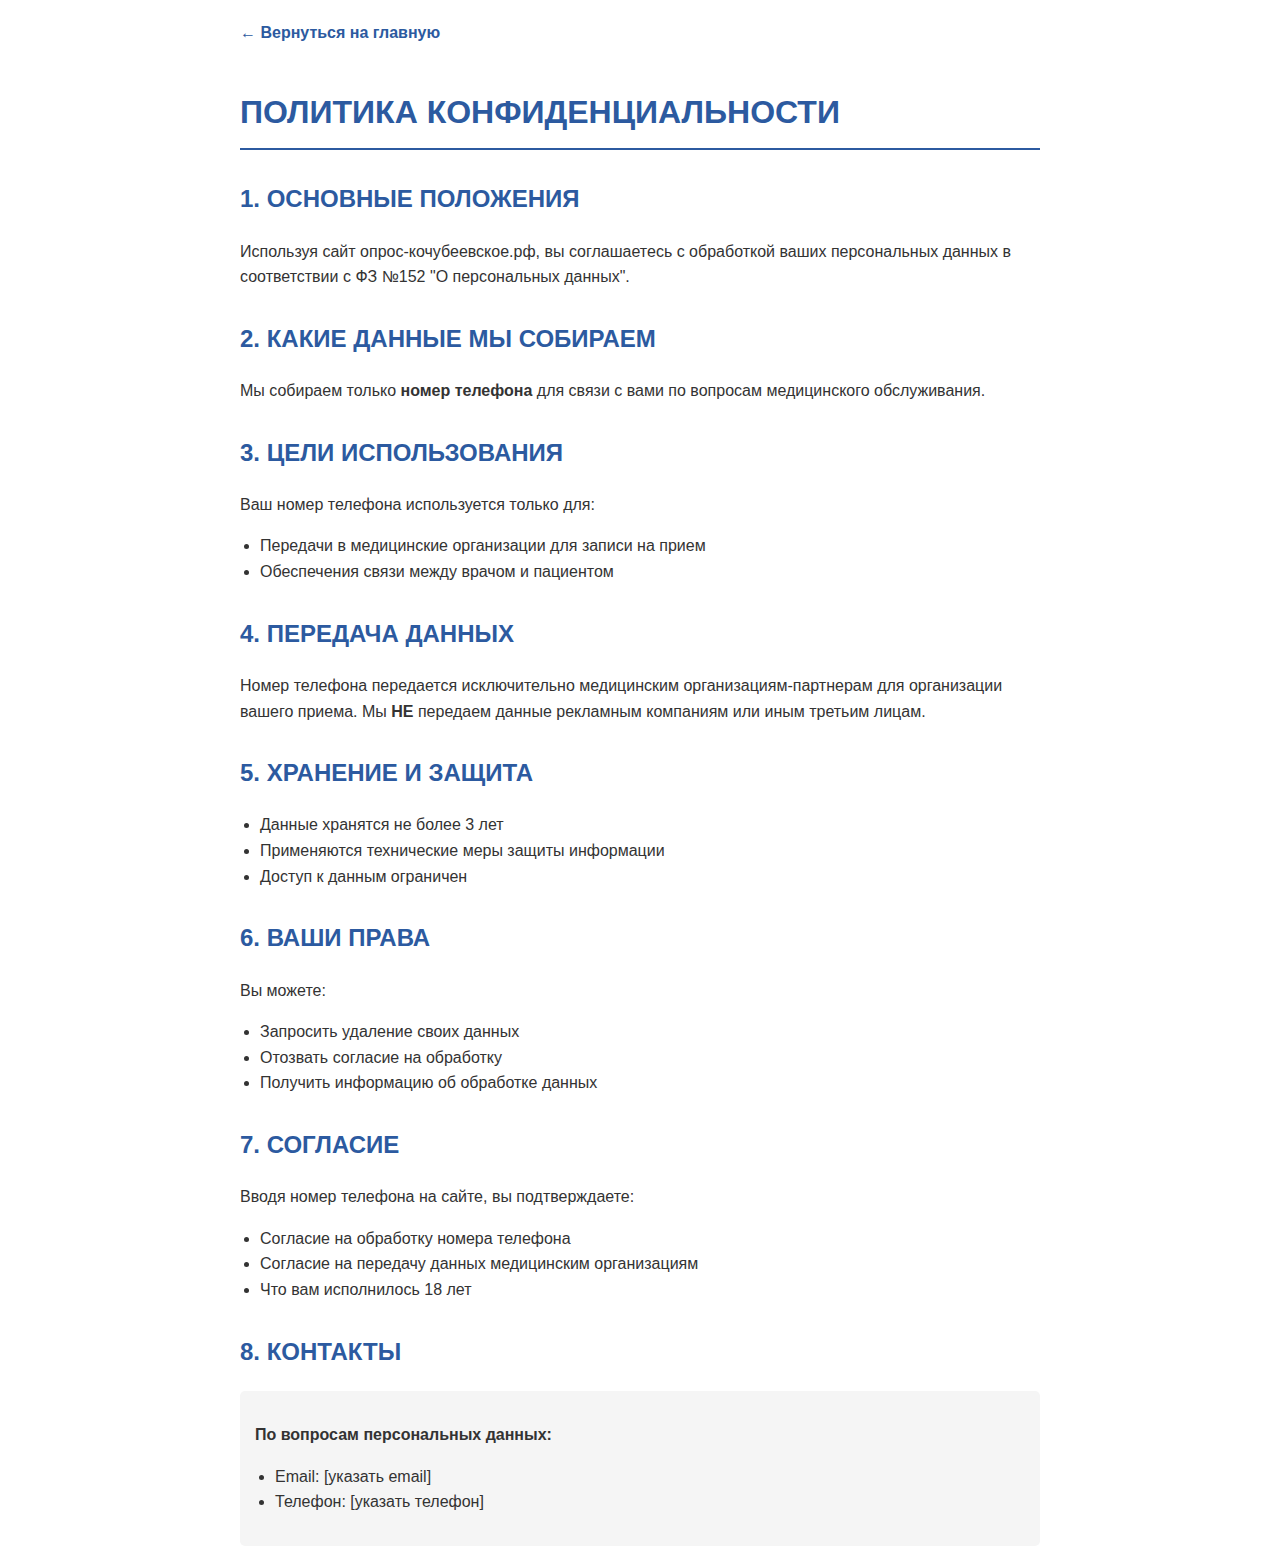
<file: privacy-policy.html>
<!DOCTYPE html>
<html lang="ru">
<head>
    <meta charset="UTF-8">
    <meta name="viewport" content="width=device-width, initial-scale=1.0">
    <title>Политика конфиденциальности - опрос-кочубеевское</title>
    <style>
        body {
            font-family: Arial, sans-serif;
            max-width: 800px;
            margin: 0 auto;
            padding: 20px;
            line-height: 1.6;
            color: #333;
        }
        h1 {
            color: #2c5aa0;
            border-bottom: 2px solid #2c5aa0;
            padding-bottom: 10px;
        }
        h2 {
            color: #2c5aa0;
            margin-top: 30px;
        }
        .back-link {
            display: inline-block;
            margin-bottom: 20px;
            color: #2c5aa0;
            text-decoration: none;
            font-weight: bold;
        }
        .back-link:hover {
            text-decoration: underline;
        }
        .date {
            font-style: italic;
            color: #666;
        }
        ul {
            padding-left: 20px;
        }
        .contact-info {
            background-color: #f5f5f5;
            padding: 15px;
            border-radius: 5px;
            margin-top: 20px;
        }
    </style>
</head>
<body>
    <a href="/" class="back-link">← Вернуться на главную</a>
    
    <h1>ПОЛИТИКА КОНФИДЕНЦИАЛЬНОСТИ</h1>

    <h2>1. ОСНОВНЫЕ ПОЛОЖЕНИЯ</h2>
    <p>Используя сайт опрос-кочубеевское.рф, вы соглашаетесь с обработкой ваших персональных данных в соответствии с ФЗ №152 "О персональных данных".</p>

    <h2>2. КАКИЕ ДАННЫЕ МЫ СОБИРАЕМ</h2>
    <p>Мы собираем только <strong>номер телефона</strong> для связи с вами по вопросам медицинского обслуживания.</p>

    <h2>3. ЦЕЛИ ИСПОЛЬЗОВАНИЯ</h2>
    <p>Ваш номер телефона используется только для:</p>
    <ul>
        <li>Передачи в медицинские организации для записи на прием</li>
        <li>Обеспечения связи между врачом и пациентом</li>
    </ul>

    <h2>4. ПЕРЕДАЧА ДАННЫХ</h2>
    <p>Номер телефона передается исключительно медицинским организациям-партнерам для организации вашего приема. Мы <strong>НЕ</strong> передаем данные рекламным компаниям или иным третьим лицам.</p>

    <h2>5. ХРАНЕНИЕ И ЗАЩИТА</h2>
    <ul>
        <li>Данные хранятся не более 3 лет</li>
        <li>Применяются технические меры защиты информации</li>
        <li>Доступ к данным ограничен</li>
    </ul>

    <h2>6. ВАШИ ПРАВА</h2>
    <p>Вы можете:</p>
    <ul>
        <li>Запросить удаление своих данных</li>
        <li>Отозвать согласие на обработку</li>
        <li>Получить информацию об обработке данных</li>
    </ul>

    <h2>7. СОГЛАСИЕ</h2>
    <p>Вводя номер телефона на сайте, вы подтверждаете:</p>
    <ul>
        <li>Согласие на обработку номера телефона</li>
        <li>Согласие на передачу данных медицинским организациям</li>
        <li>Что вам исполнилось 18 лет</li>
    </ul>

    <h2>8. КОНТАКТЫ</h2>
    <div class="contact-info">
        <p><strong>По вопросам персональных данных:</strong></p>
        <ul>
            <li>Email: [указать email]</li>
            <li>Телефон: [указать телефон]</li>
        </ul>
    </div>

</body>
</html>
</file>
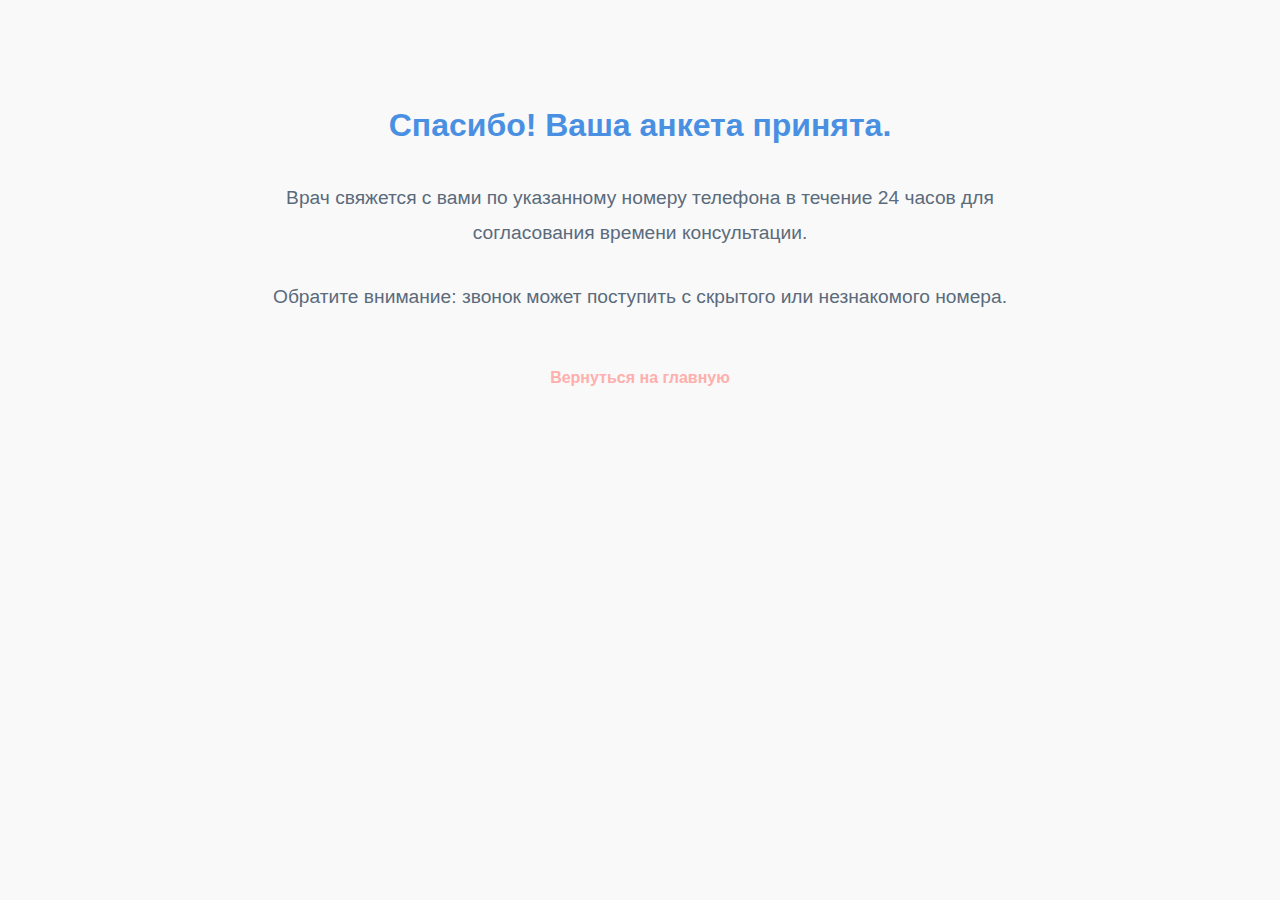
<file: thanks.html>
<!DOCTYPE html>
<html lang="ru">
<head>
    <meta charset="UTF-8">
    <meta name="viewport" content="width=device-width, initial-scale=1.0">
    <title>Спасибо!</title>
    <link rel="stylesheet" href="style.css">
    <style>
        .thanks-container {
            text-align: center;
            padding: 100px 20px;
            max-width: 800px;
            margin: 0 auto;
        }
        .thanks-container h1 {
            color: #4A90E2;
            margin-bottom: 30px;
        }
        .thanks-container p {
            font-size: 1.2rem;
            line-height: 1.8;
            color: #5a6b7c;
            margin-bottom: 30px;
        }
        .back-link {
            display: inline-block;
            margin-top: 20px;
            color: #FFAFAC;
            text-decoration: none;
            font-weight: bold;
        }
        .back-link:hover {
            text-decoration: underline;
        }
    </style>
</head>
<body>
    <main>
        <div class="thanks-container">
            <h1>Спасибо! Ваша анкета принята.</h1>
            <p>Врач свяжется с вами по указанному номеру телефона в течение 24 часов для согласования времени консультации.</p>
            <p>Обратите внимание: звонок может поступить с скрытого или незнакомого номера.</p>
            <a href="index.html" class="back-link">Вернуться на главную</a>
        </div>
    </main>
</body>
</html>
</file>
<file: style.css>
/* Базовые стили и сброс */
* {
    margin: 0;
    padding: 0;
    box-sizing: border-box;
}

body {
    font-family: 'Helvetica Neue', Arial, sans-serif;
    line-height: 1.6;
    color: #333;
    background-color: #f9f9f9;
}

.container {
    max-width: 1200px;
    margin: 0 auto;
    padding: 0 20px;
}

/* Герой-секция */
.hero {
    background: linear-gradient(135deg, rgba(199, 238, 255, 0.7) 0%, rgba(230, 230, 250, 0.7) 100%);
    text-align: center;
    padding: 80px 20px;
    color: #2c3e50;
}

.hero h1 {
    font-size: 2.5rem;
    margin-bottom: 20px;
    font-weight: 300;
}

.hero-subtitle {
    font-size: 1.2rem;
    max-width: 700px;
    margin: 0 auto 40px;
    color: #5a6b7c;
}

.cta-button {
    background-color: #FFAFAC;
    color: white;
    border: none;
    padding: 15px 40px;
    font-size: 1.1rem;
    border-radius: 30px;
    cursor: pointer;
    transition: background-color 0.3s ease;
}

.cta-button:hover {
    background-color: #ff9c98;
}

/* Блок преимуществ */
.benefits {
    padding: 80px 20px;
    background-color: white;
}

.benefits .container {
    display: flex;
    justify-content: space-around;
    flex-wrap: wrap;
    gap: 30px;
}

.benefit-card {
    flex: 1;
    min-width: 250px;
    text-align: center;
    padding: 30px;
    border-radius: 10px;
    background-color: #F8FBFF;
    box-shadow: 0 5px 15px rgba(0, 0, 0, 0.05);
}

.benefit-icon {
    margin-bottom: 20px;
}

.benefit-card h3 {
    margin-bottom: 15px;
    color: #4A90E2;
}

/* Форма */
.form-section {
    padding: 80px 20px;
    background-color: #f0f8ff;
}

.form-section h2 {
    text-align: center;
    margin-bottom: 40px;
    color: #2c3e50;
}

#healthForm {
    max-width: 600px;
    margin: 0 auto;
    background: white;
    padding: 40px;
    border-radius: 10px;
    box-shadow: 0 5px 25px rgba(0, 0, 0, 0.1);
}

.form-group {
    margin-bottom: 25px;
}

label {
    display: block;
    margin-bottom: 8px;
    font-weight: 500;
    color: #5a6b7c;
}

input[type="tel"],
input[type="text"],
select,
textarea {
    width: 100%;
    padding: 12px 15px;
    border: 1px solid #ddd;
    border-radius: 6px;
    font-size: 1rem;
    transition: border-color 0.3s;
}

input:focus,
select:focus,
textarea:focus {
    outline: none;
    border-color: #C7EEFF;
    box-shadow: 0 0 0 2px rgba(199, 238, 255, 0.5);
}

.quiz-question {
    margin-bottom: 25px;
    padding-bottom: 20px;
    border-bottom: 1px solid #eee;
}

.quiz-question:last-of-type {
    border-bottom: none;
}

.quiz-question label {
    margin-bottom: 12px;
}

.radio-group,
.checkbox-group {
    margin-top: 8px;
}

.radio-group label,
.checkbox-group label {
    display: flex;
    align-items: center;
    font-weight: normal;
    margin-bottom: 8px;
    cursor: pointer;
}

.radio-group input,
.checkbox-group input {
    margin-right: 10px;
}

.form-footer {
    text-align: center;
    margin-top: 30px;
}

.form-footer p {
    font-size: 0.9rem;
    color: #7a8a9c;
    margin-bottom: 20px;
}

.submit-button {
    background-color: #FFAFAC;
    color: white;
    border: none;
    padding: 15px 40px;
    font-size: 1.1rem;
    border-radius: 30px;
    cursor: pointer;
    transition: background-color 0.3s ease;
}

.submit-button:hover {
    background-color: #ff9c98;
}

/* Гарантии */
.guarantees {
    padding: 80px 20px;
    background-color: white;
    text-align: center;
}

.guarantees h2 {
    margin-bottom: 20px;
    color: #2c3e50;
}

.guarantees p {
    max-width: 800px;
    margin: 0 auto;
    color: #5a6b7c;
}

/* Футер */
.footer {
    background-color: #e6e6fa;
    padding: 30px 20px;
    text-align: center;
    color: #5a6b7c;
}

.footer a {
    color: #4A90E2;
    text-decoration: none;
}

.footer a:hover {
    text-decoration: underline;
}

/* Адаптивность */
@media (max-width: 768px) {
    .hero h1 {
        font-size: 2rem;
    }

    .benefits .container {
        flex-direction: column;
    }

    .benefit-card {
        min-width: 100%;
    }

    #healthForm {
        padding: 25px;
    }
}
</file>
